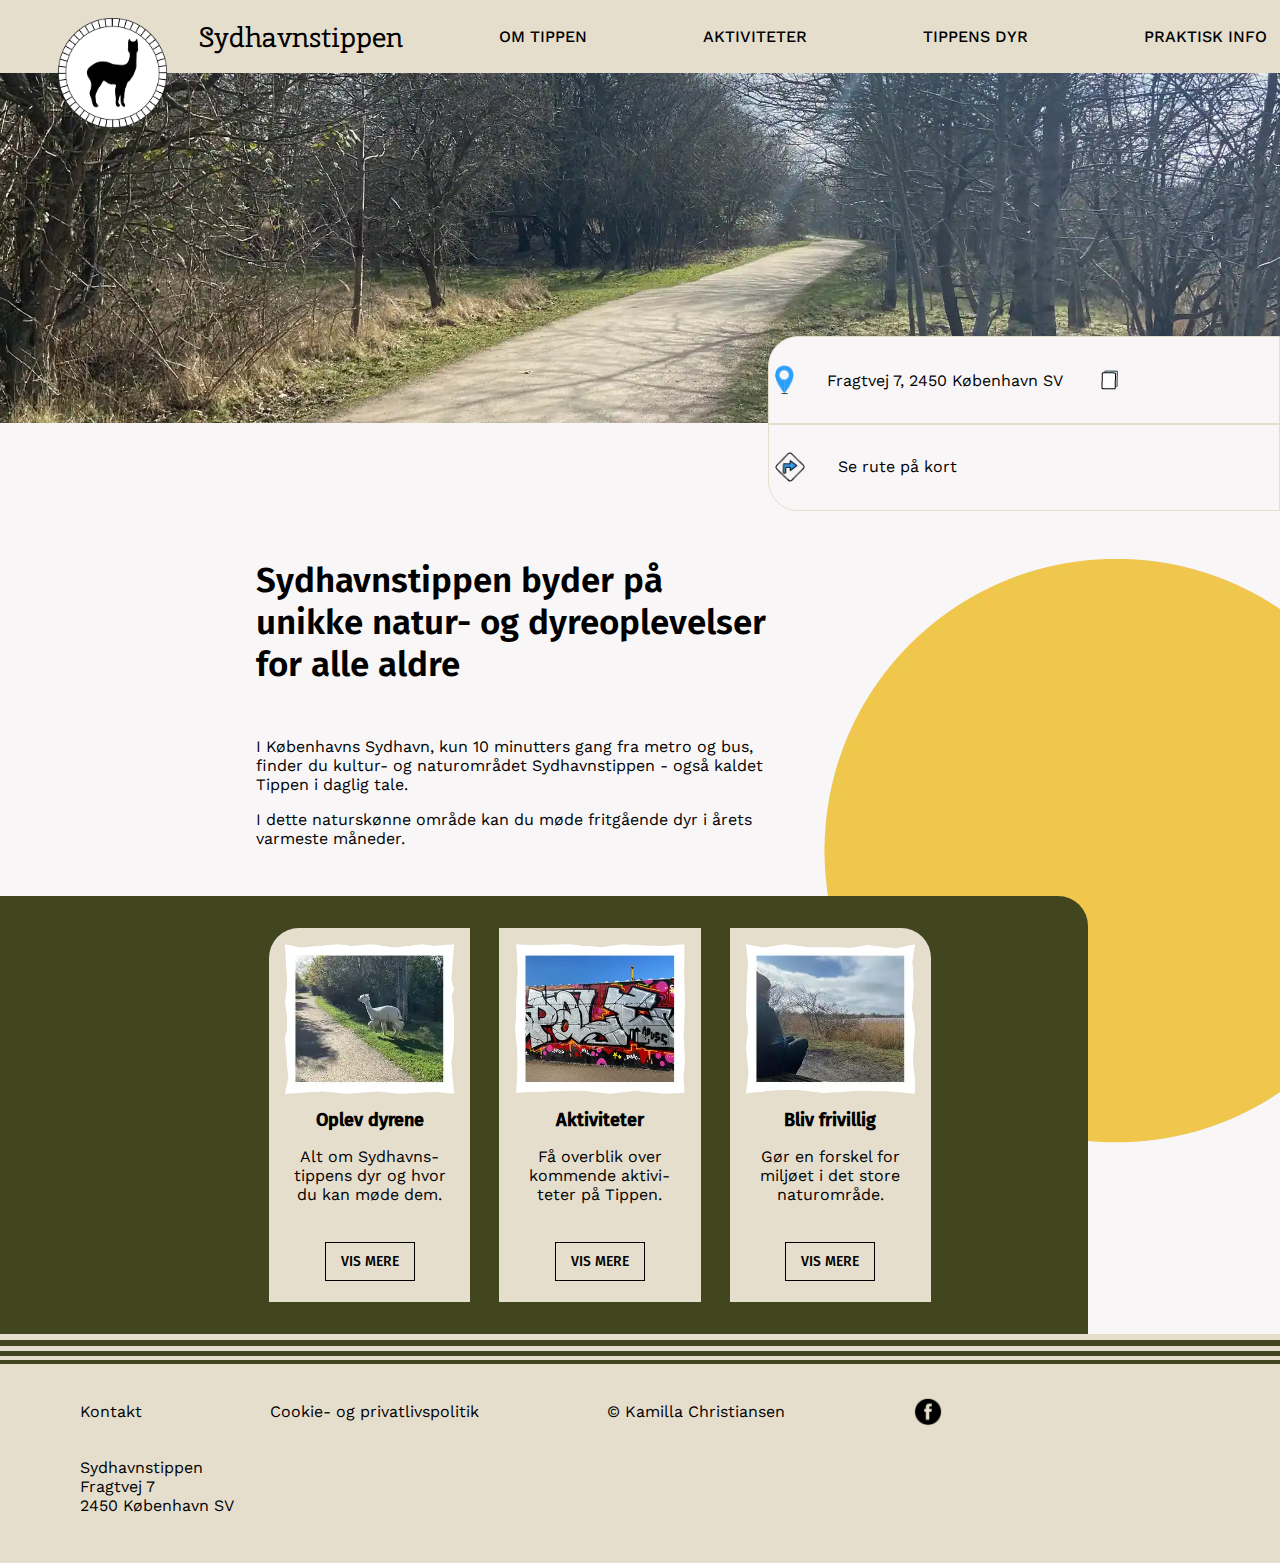
<file: index.html>
<!DOCTYPE html>
<html lang="da">
  <head>
    <meta charset="UTF-8" />
    <meta name="viewport" content="width=device-width, initial-scale=1.0" />
    <meta name="robots" content="noindex" />
    <link rel="stylesheet" href="grid.css" />
    <link rel="stylesheet" href="style.css" />
    <link rel="stylesheet" href="media-queries.css" />

    <!-- Favicon setup start -->

    <link rel="icon" type="image/png" href="images/favicon/favicon-96x96.png" sizes="96x96" />
    <link rel="icon" type="image/svg+xml" href="images/favicon/favicon.svg" />
    <link rel="shortcut icon" href="images/favicon/favicon.ico" />
    <link rel="apple-touch-icon" sizes="180x180" href="images/favicon/apple-touch-icon.png" />
    <meta name="apple-mobile-web-app-title" content="Sydhavnstippen" />
    <link rel="manifest" href="images/favicon/site.webmanifest" />

    <!-- Favicon setup end -->

    <title>Forside</title>
  </head>
  <body>
    <header>
      <nav>
        <a class="menuImage" href="index.html"
          ><img
            class="logo"
            src="images/alpaka-logo_offwhite.webp"
            alt="Sydhavnstippens logo, en cirkel med en alpaka i midten"
        /></a>
        <p><a class="logoText" href="index.html">Sydhavnstippen</a></p>

        <ul class="menu">
          <li class="desktopMenuItem"><a href="om-tippen.html">OM TIPPEN</a></li>

          <li class="desktopMenuItem"><a href="#">AKTIVITETER</a></li>

          <li class="desktopMenuItem"><a href="tippens-dyr.html">TIPPENS DYR</a></li>

          <li class="desktopMenuItem"><a href="#">PRAKTISK INFO</a></li>
        </ul>
        <div class="burger">
          <div class="line"></div>
          <div class="line"></div>
          <div class="line"></div>
        </div>
      </nav>
    </header>
    <main>
      <div class="topBanner">
        <img class="bannerImage" src="images/path.webp" alt="En sti omgivet af træer og buske" />
        <img
          class="bannerImage_2"
          src="images/path_2.webp"
          alt="En sti omgivet af træer og buske"
        />
        <div class="bannerBox_1 bannerBox">
          <a
            href="https://www.google.dk/maps/place/Sydhavnstippen/@55.6370847,12.5319893,850m/data=!3m2!1e3!4b1!4m6!3m5!1s0x46525489daa184eb:0xd754e2a422b99807!8m2!3d55.6370817!4d12.5345642!16s%2Fg%2F11cn5kcfcf?entry=ttu&g_ep=EgoyMDI1MDMxMC4wIKXMDSoJLDEwMjExNDU1SAFQAw%3D%3D"
            target="_blank"
            ><img src="images/location-icon.webp" alt="Ikon for lokation"
          /></a>
          <p>Fragtvej 7, 2450 København SV</p>
          <a href="#"><img src="images/copy-icon.webp" alt="Ikon for kopiering" /></a>
        </div>
        <div class="bannerBox_2 bannerBox">
          <a href="#"><img src="images/directions-icon.webp" alt="Ikon for rutevejledning" /></a>
          <p>
            <a
              href="https://www.google.com/maps/dir//Sydhavnstippen+Naturpleje,+Fragtvej+7,+2450+K%C3%B8benhavn/@55.6370846,12.5296933,16z/data=!4m8!4m7!1m0!1m5!1m1!1s0x46525489daa184eb:0xd754e2a422b99807!2m2!1d12.5345642!2d55.6370817?entry=ttu&g_ep=EgoyMDI1MDMxMC4wIKXMDSoASAFQAw%3D%3D"
              target="_blank"
              >Se rute på kort</a
            >
          </p>
        </div>
      </div>

      <!-- Intro section starts-->

      <section class="introSection">
        <h1 class="introAlign">
          Sydhavnstippen byder på unikke natur- og dyre&shy;oplevelser for alle aldre
        </h1>
        <p class="introAlign">
          I Københavns Sydhavn, kun 10 minutters gang fra metro og bus, finder du kultur- og
          natur&shy;området Sydhavns&shy;tippen - også kaldet Tippen i daglig tale.
        </p>
        <p>
          I dette natur&shy;skønne område kan du møde frit&shy;gående dyr i årets varmeste måneder.
        </p>
        <img class="sunnyObject" src="images/sol.webp" alt="Baggrundsbillede der ligner en sol" />
      </section>

      <section class="infoSection">
        <div class="background-object"></div>
        <div class="infoCards">
          <div class="infoCard_1 infoCard">
            <a href="tippens-dyr.html"
              ><img class="leftInfoCard" src="images/alpaka.webp" alt="Alpaka på sti"
            /></a>
            <div class="rightInfoCard">
              <h2 class="cardContent">Oplev dyrene</h2>
              <p>Alt om Sydhavns&shy;tippens dyr og hvor du kan møde dem.</p>
              <div class="filler"></div>
              <a class="cardButton" href="tippens-dyr.html">VIS MERE</a>
            </div>
          </div>
          <div class="infoCard_2 infoCard">
            <a href="#"><img src="images/aktiviteter.webp" alt="Graffitimur bag en sti" /></a>
            <div class="rightInfoCard">
              <h2>Aktiviteter</h2>
              <p>Få overblik over kommende aktivi&shy;teter på Tippen.</p>
              <div class="filler"></div>
              <a class="cardButton" href="#">VIS MERE</a>
            </div>
          </div>
          <div class="infoCard_3 infoCard">
            <a href="#"><img src="images/frivillig.webp" alt="Person nyder udsigten" /></a>
            <div class="rightInfoCard">
              <h2>Bliv frivillig</h2>
              <p>Gør en forskel for miljøet i det store natur&shy;område.</p>
              <div class="filler"></div>
              <a class="cardButton" href="#">VIS MERE</a>
            </div>
          </div>
        </div>
      </section>
    </main>
    <footer>
      <div class="stripes">
        <div class="stripe_1"></div>
        <div class="stripe_2"></div>
        <div class="stripe_3"></div>
        <div class="stripe_4"></div>
        <div class="stripe_5"></div>
        <div class="stripe_6"></div>
      </div>
      <div class="footerItems">
        <a class="contactButton" href="#">Kontakt</a><a href="#">Cookie- og privatlivspolitik</a
        ><a class="copyrightTag" href="#">&#169; Kamilla Christiansen</a
        ><a class="someIcon" href="#"><img src="images/some-icon.png" alt="Facebook-ikon" /></a>
      </div>
      <div class="footerAddress">
        <p>Sydhavnstippen<br />Fragtvej 7<br />2450 København SV</p>
      </div>
    </footer>
    <script src="menu.js"></script>
  </body>
</html>
</file>
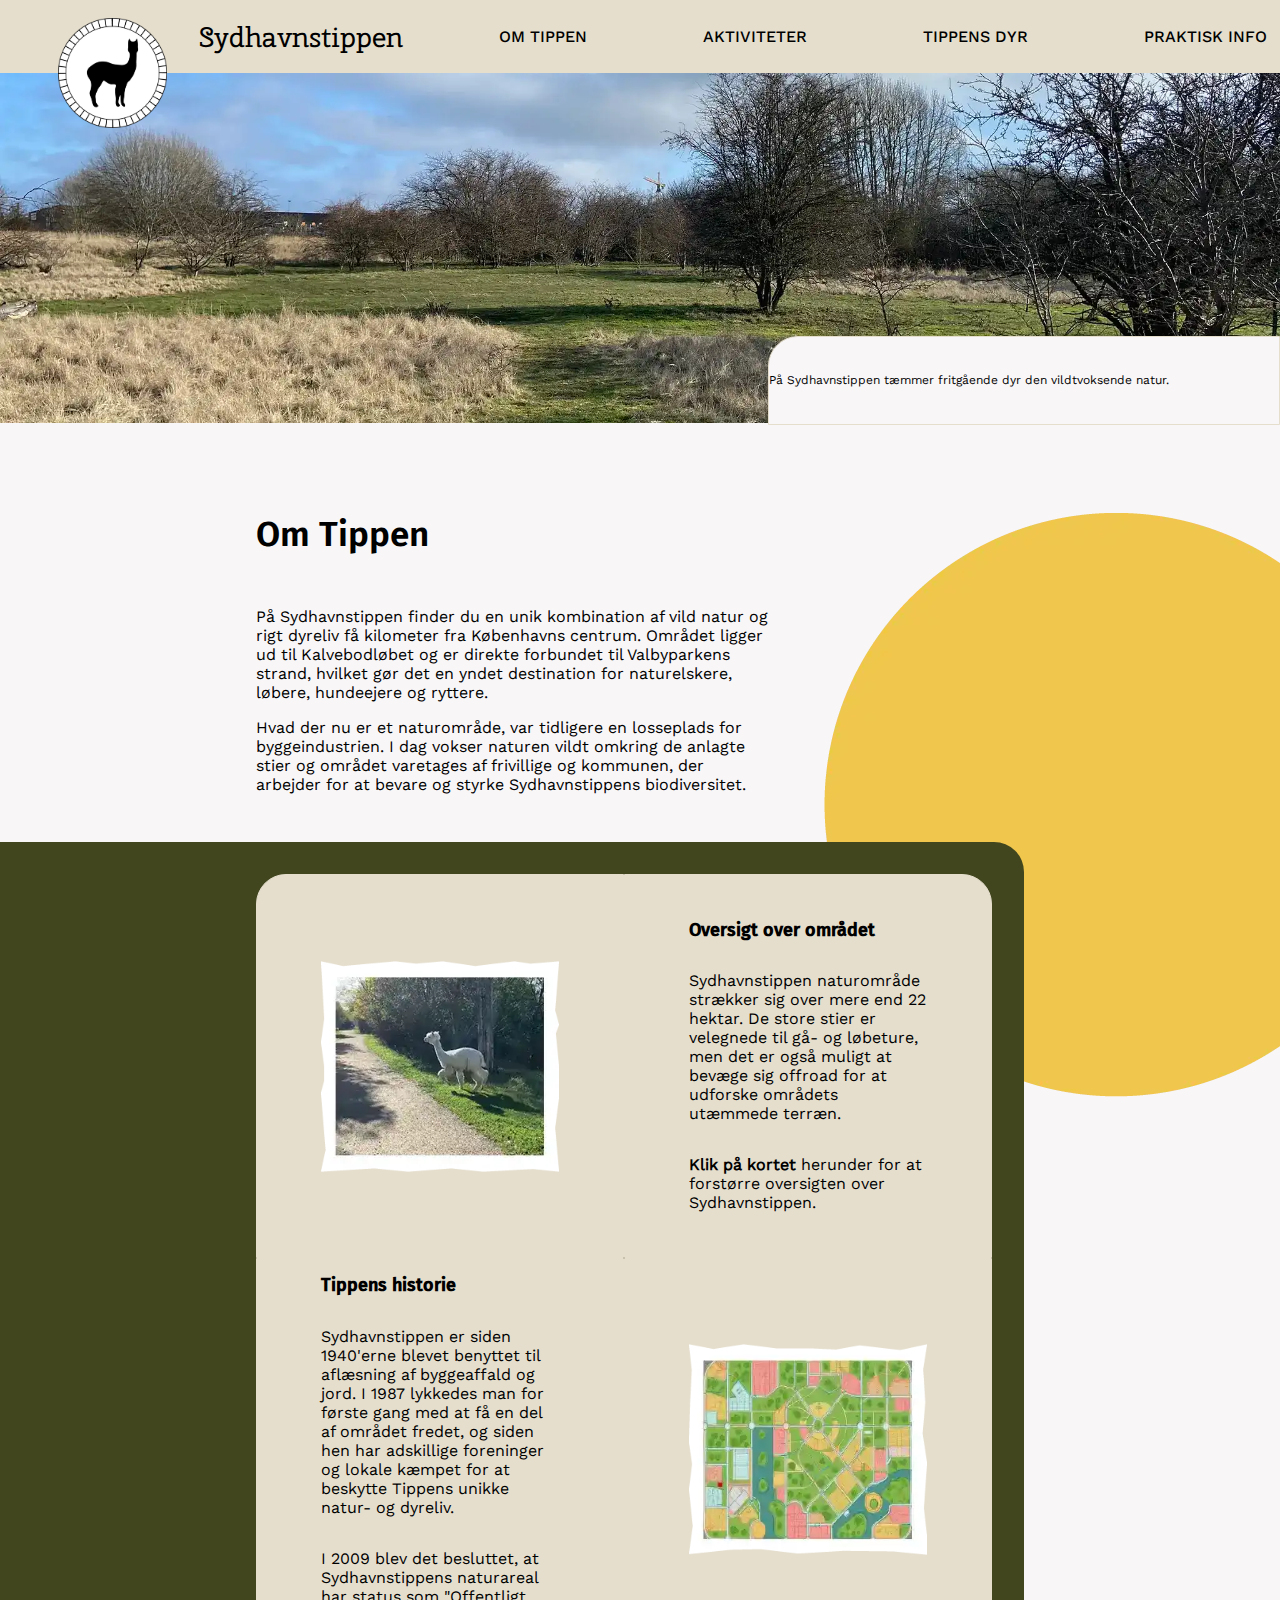
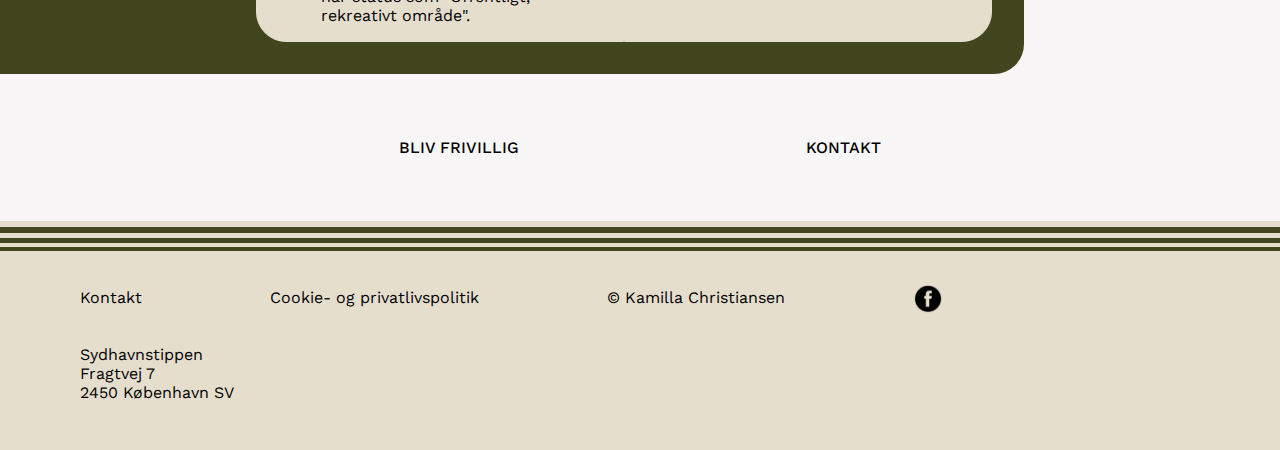
<file: om-tippen.html>
<!DOCTYPE html>
<html lang="da">
  <head>
    <meta charset="UTF-8" />
    <meta name="viewport" content="width=device-width, initial-scale=1.0" />
    <meta name="robots" content="noindex" />
    <link rel="stylesheet" href="grid.css" />
    <link rel="stylesheet" href="style.css" />
    <link rel="stylesheet" href="media-queries.css" />

    <!-- Favicon setup start -->

    <link rel="icon" type="image/png" href="images/favicon/favicon-96x96.png" sizes="96x96" />
    <link rel="icon" type="image/svg+xml" href="images/favicon/favicon.svg" />
    <link rel="shortcut icon" href="images/favicon/favicon.ico" />
    <link rel="apple-touch-icon" sizes="180x180" href="images/favicon/apple-touch-icon.png" />
    <meta name="apple-mobile-web-app-title" content="Sydhavnstippen" />
    <link rel="manifest" href="images/favicon/site.webmanifest" />

    <!-- Favicon setup end -->

    <title>Om Tippen</title>
  </head>
  <body>
    <header>
      <nav>
        <a class="menuImage" href="index.html"
          ><img
            src="images/alpaka-logo_offwhite.webp"
            alt="Sydhavnstippens logo, en cirkel med en alpaka i midten"
        /></a>
        <p><a class="logoText" href="index.html">Sydhavnstippen</a></p>

        <ul class="menu">
          <li class="desktopMenuItem"><a href="om-tippen.html">OM TIPPEN</a></li>

          <li class="desktopMenuItem"><a href="#">AKTIVITETER</a></li>

          <li class="desktopMenuItem"><a href="tippens-dyr.html">TIPPENS DYR</a></li>

          <li class="desktopMenuItem"><a href="#">PRAKTISK INFO</a></li>
        </ul>
        <div class="burger">
          <div class="line"></div>
          <div class="line"></div>
          <div class="line"></div>
        </div>
      </nav>
    </header>
    <main>
      <div class="topBanner_2">
        <img
          class="bannerImage"
          src="images/eng.webp"
          alt="Udsigt over en vildt voksende græseng"
        />
        <img class="bannerImage_2" src="images/eng_2.webp" alt="En sti omgivet af træer og buske" />
        <div class="bannerBox_1 bannerBox">
          <p class="bannerBoxContent bannerBoxTip">
            På Sydhavnstippen tæmmer fritgående dyr den vildtvoksende natur.
          </p>
        </div>
      </div>

      <!-- Intro section starts-->

      <section class="introSection subSection">
        <h1 class="introAlign">Om Tippen</h1>
        <p class="introAlign">
          På Sydhavnstippen finder du en unik kombination af vild natur og rigt dyreliv få kilometer
          fra Københavns centrum. Området ligger ud til Kalvebodløbet og er direkte forbundet til
          Valbyparkens strand, hvilket gør det en yndet destination for naturelskere, løbere,
          hundeejere og ryttere.
        </p>
        <p>
          Hvad der nu er et naturområde, var tidligere en losseplads for byggeindustrien. I dag
          vokser naturen vildt omkring de anlagte stier og området varetages af frivillige og
          kommunen, der arbejder for at bevare og styrke Sydhavnstippens biodiversitet.
        </p>
        <img class="sunnyObject" src="images/sol.webp" alt="Baggrundsbillede der ligner en sol" />
      </section>

      <section class="bottomBanner">
        <div class="bbGreenBackground"></div>
        <div class="bbBox_1 bbBox">
          <img src="images/alpaka.webp" alt="Alpaka på en sti" />
        </div>
        <div class="bbBox_2 bbBox">
          <h2>Oversigt over området</h2>
          <p>
            Sydhavnstippen naturområde strækker sig over mere end 22 hektar. De store stier er
            velegnede til gå- og løbeture, men det er også muligt at bevæge sig offroad for at
            udforske områdets utæmmede terræn.
          </p>
          <p>
            <strong>Klik på kortet</strong> herunder for at forstørre oversigten over
            Sydhavnstippen.
          </p>
        </div>
        <div class="bbBox_3 bbBox">
          <h2 class="bbContent">Tippens historie</h2>
          <p>
            Sydhavnstippen er siden 1940'erne blevet benyttet til aflæsning af byggeaffald og jord.
            I 1987 lykkedes man for første gang med at få en del af området fredet, og siden hen har
            adskillige foreninger og lokale kæmpet for at beskytte Tippens unikke natur- og dyreliv.
          </p>
          <p>
            I 2009 blev det besluttet, at Sydhavnstippens naturareal har status som "Offentligt,
            rekreativt område".
          </p>
        </div>
        <div class="bbBox_4 bbBox">
          <img class="map" src="images/fake-map.webp" alt="Et håndtegnet kort over området" />
        </div>
      </section>

      <section class="bottomCategories">
        <nav class="bottomMenu">
          <a href="#">BLIV FRIVILLIG</a>
          <a href="#">KONTAKT</a>
        </nav>
      </section>
    </main>
    <footer>
      <div class="stripes">
        <div class="stripe_1"></div>
        <div class="stripe_2"></div>
        <div class="stripe_3"></div>
        <div class="stripe_4"></div>
        <div class="stripe_5"></div>
        <div class="stripe_6"></div>
      </div>
      <div class="footerItems">
        <a class="contactButton" href="#">Kontakt</a><a href="#">Cookie- og privatlivspolitik</a
        ><a class="copyrightTag" href="#">&#169; Kamilla Christiansen</a
        ><a class="someIcon" href="#"><img src="images/some-icon.png" alt="Facebook-ikon" /></a>
      </div>
      <div class="footerAddress">
        <p>Sydhavnstippen<br />Fragtvej 7<br />2450 København SV</p>
      </div>
    </footer>
    <script src="menu.js"></script>
  </body>
</html>
</file>
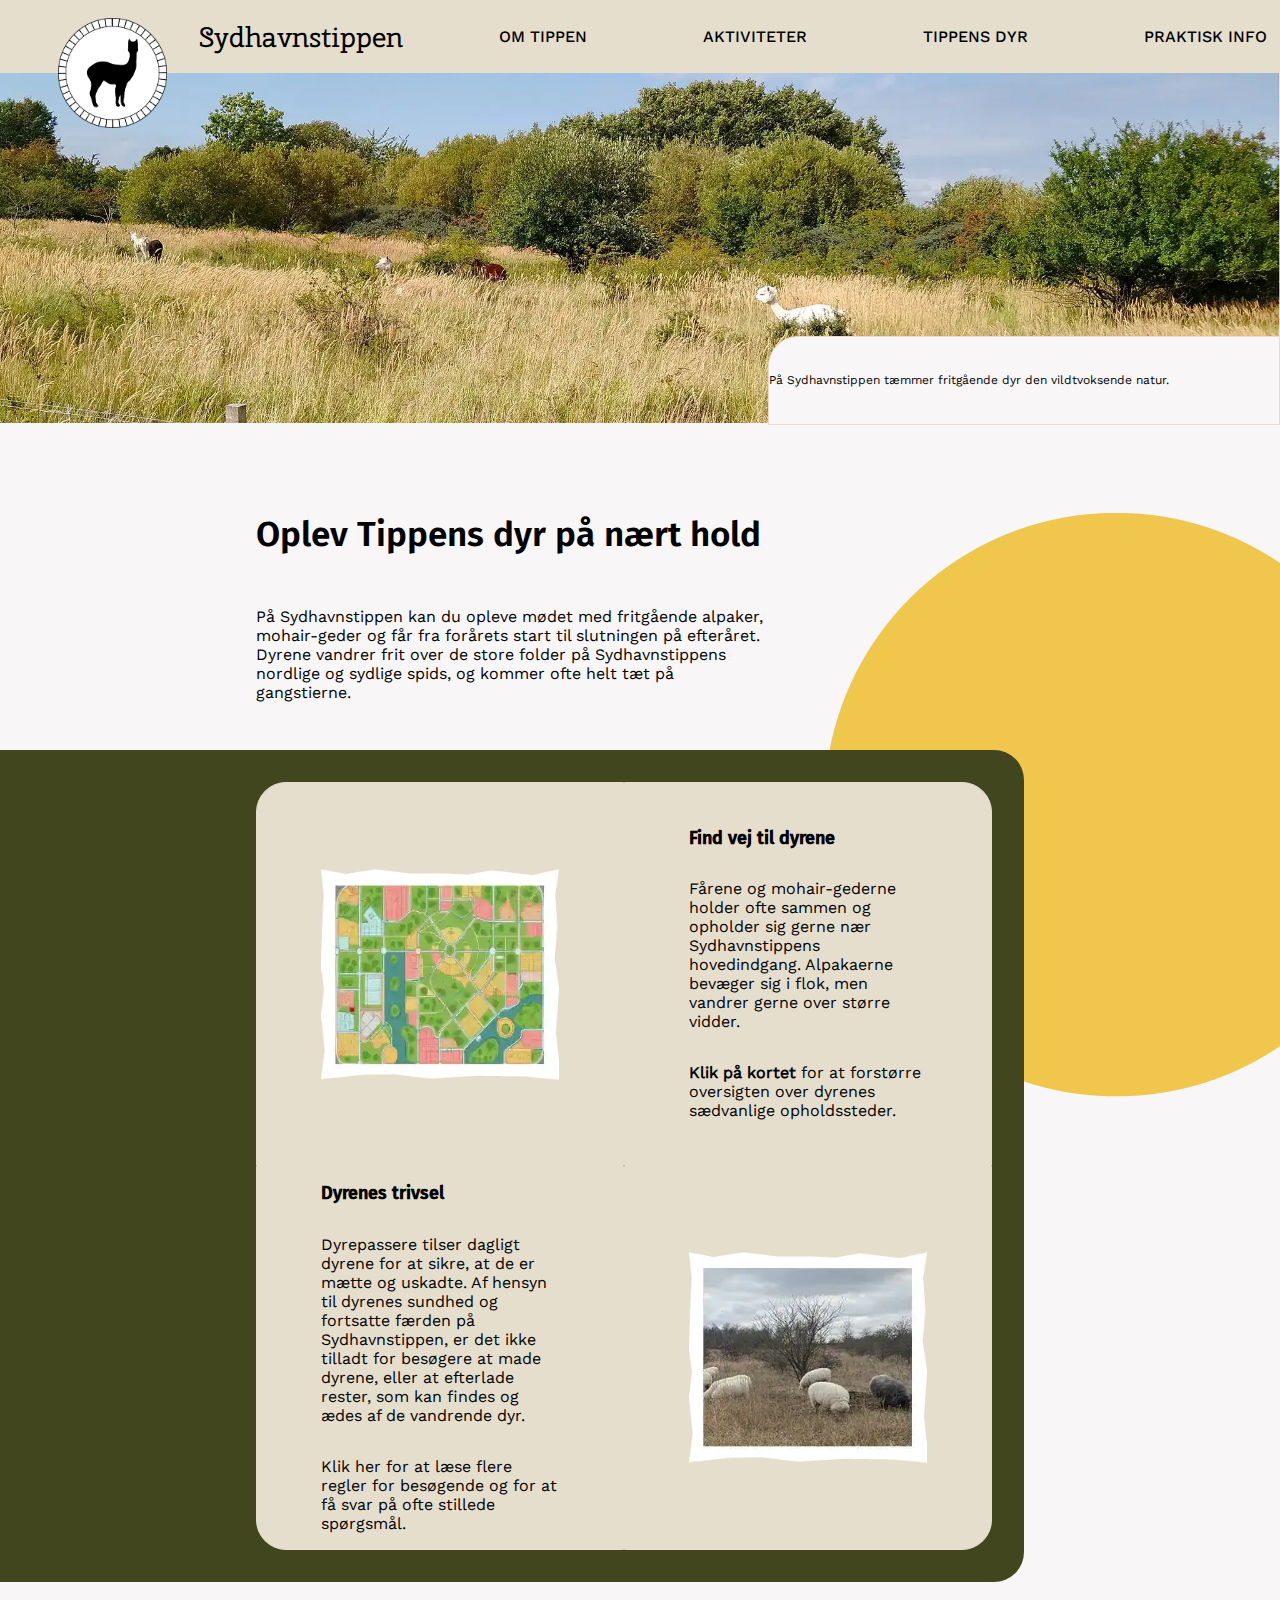
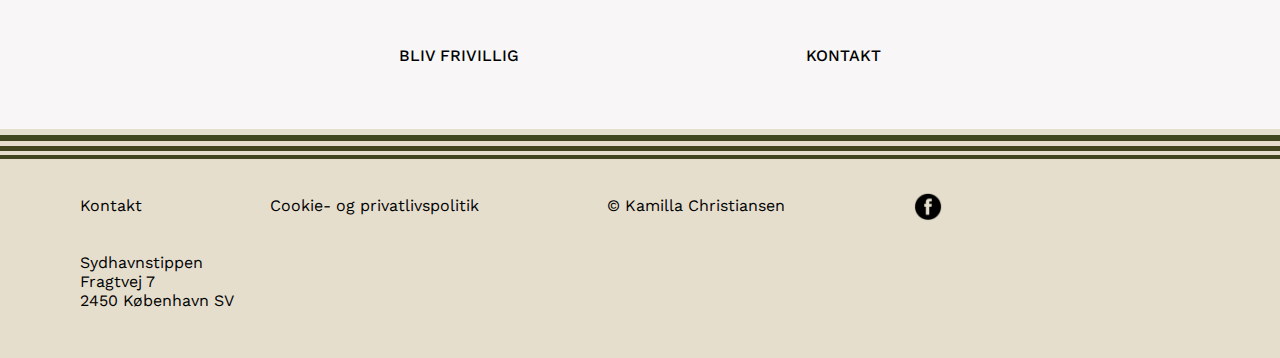
<file: tippens-dyr.html>
<!DOCTYPE html>
<html lang="da">
  <head>
    <meta charset="UTF-8" />
    <meta name="viewport" content="width=device-width, initial-scale=1.0" />
    <meta name="robots" content="noindex" />
    <link rel="stylesheet" href="grid.css" />
    <link rel="stylesheet" href="style.css" />
    <link rel="stylesheet" href="media-queries.css" />

    <!-- Favicon setup start -->

    <link rel="icon" type="image/png" href="images/favicon/favicon-96x96.png" sizes="96x96" />
    <link rel="icon" type="image/svg+xml" href="images/favicon/favicon.svg" />
    <link rel="shortcut icon" href="images/favicon/favicon.ico" />
    <link rel="apple-touch-icon" sizes="180x180" href="images/favicon/apple-touch-icon.png" />
    <meta name="apple-mobile-web-app-title" content="Sydhavnstippen" />
    <link rel="manifest" href="images/favicon/site.webmanifest" />

    <!-- Favicon setup end -->

    <title>Tippens dyr</title>
  </head>
  <body>
    <header>
      <nav>
        <a class="menuImage" href="index.html"
          ><img
            src="images/alpaka-logo_offwhite.webp"
            alt="Sydhavnstippens logo, en cirkel med en alpaka i midten"
        /></a>
        <p><a class="logoText" href="index.html">Sydhavnstippen</a></p>

        <ul class="menu">
          <li class="desktopMenuItem"><a href="om-tippen.html">OM TIPPEN</a></li>

          <li class="desktopMenuItem"><a href="#">AKTIVITETER</a></li>

          <li class="desktopMenuItem"><a href="tippens-dyr.html">TIPPENS DYR</a></li>

          <li class="desktopMenuItem"><a href="#">PRAKTISK INFO</a></li>
        </ul>
        <div class="burger">
          <div class="line"></div>
          <div class="line"></div>
          <div class="line"></div>
        </div>
      </nav>
    </header>
    <main>
      <div class="topBanner_2">
        <img class="bannerImage" src="images/alpakaer.webp" alt="Alpakaer på en eng" />
        <img
          class="bannerImage_2"
          src="images/alpakaer_2.webp"
          alt="En sti omgivet af træer og buske"
        />
        <div class="bannerBox_1 bannerBox">
          <p class="bannerBoxContent bannerBoxTip">
            På Sydhavnstippen tæmmer fritgående dyr den vildtvoksende natur.
          </p>
        </div>
      </div>

      <!-- Intro section starts-->

      <section class="introSection subSection">
        <h1 class="introAlign">Oplev Tippens dyr på nært hold</h1>
        <p class="introAlign">
          På Sydhavnstippen kan du opleve mødet med fritgående alpaker, mohair-geder og får fra
          forårets start til slutningen på efteråret. Dyrene vandrer frit over de store folder på
          Sydhavnstippens nordlige og sydlige spids, og kommer ofte helt tæt på gangstierne.
        </p>
        <img class="sunnyObject" src="images/sol.webp" alt="Baggrundsbillede der ligner en sol" />
      </section>

      <section class="bottomBanner">
        <div class="bbGreenBackground"></div>
        <div class="bbBox_1 bbBox">
          <img class="map" src="images/fake-map.webp" alt="Et håndtegnet kort over området" />
        </div>
        <div class="bbBox_2 bbBox">
          <h2>Find vej til dyrene</h2>
          <p>
            Fårene og mohair-gederne holder ofte sammen og opholder sig gerne nær Sydhavnstippens
            hovedindgang. Alpakaerne bevæger sig i flok, men vandrer gerne over større vidder.
          </p>

          <p>
            <strong>Klik på kortet</strong> for at forstørre oversigten over dyrenes sædvanlige
            opholdssteder.
          </p>
        </div>
        <div class="bbBox_3 bbBox">
          <h2 class="bbContent">Dyrenes trivsel</h2>
          <p>
            Dyrepassere tilser dagligt dyrene for at sikre, at de er mætte og uskadte. Af hensyn til
            dyrenes sundhed og fortsatte færden på Sydhavnstippen, er det ikke tilladt for besøgere
            at made dyrene, eller at efterlade rester, som kan findes og ædes af de vandrende dyr.
          </p>
          <p>
            Klik her for at læse flere regler for besøgende og for at få svar på ofte stillede
            spørgsmål.
          </p>
        </div>
        <div class="bbBox_4 bbBox">
          <img src="images/faar.webp" alt="Får græsser på en eng" />
        </div>
      </section>

      <section class="bottomCategories">
        <nav class="bottomMenu">
          <a href="#">BLIV FRIVILLIG</a>
          <a href="#">KONTAKT</a>
        </nav>
      </section>
    </main>
    <footer>
      <div class="stripes">
        <div class="stripe_1"></div>
        <div class="stripe_2"></div>
        <div class="stripe_3"></div>
        <div class="stripe_4"></div>
        <div class="stripe_5"></div>
        <div class="stripe_6"></div>
      </div>
      <div class="footerItems">
        <a class="contactButton" href="#">Kontakt</a><a href="#">Cookie- og privatlivspolitik</a
        ><a class="copyrightTag" href="#">&#169; Kamilla Christiansen</a
        ><a class="someIcon" href="#"><img src="images/some-icon.png" alt="Facebook-ikon" /></a>
      </div>
      <div class="footerAddress">
        <p>Sydhavnstippen<br />Fragtvej 7<br />2450 København SV</p>
      </div>
    </footer>
    <script src="menu.js"></script>
  </body>
</html>
</file>
<file: grid.css>
.topBanner {
  display: grid;
  grid-template-columns: 60% 40%;
  grid-template-rows: 3fr 1fr 1fr;
  position: relative;
  z-index: 1;
}

.topBanner_2 {
  display: grid;
  grid-template-columns: 60% 40%;
  grid-template-rows: 3fr 1fr;
  position: relative;
}

.bannerImage {
  grid-column: 1/3;
  grid-row: 1/3;
  max-height: 560px;
}

.bannerBox_1 {
  grid-column: 2/3;
  grid-row: 2;
}

.bannerBox_2 {
  grid-column: 2/3;
  grid-row: 3;
}

.infoCards {
  display: grid;
  grid-template-columns: 20% 1fr 1fr 1fr 20%;
  gap: 1%;
}

.articleSection {
  display: grid;
  grid-template-columns: 1fr 1fr;
  gap: 1%;
}

/*Bottom banner section starts */

.bottomBanner {
  display: grid;
  grid-template-columns: 20% 1fr 1fr 2em 20%;
  grid-template-rows: 2em 1fr 1fr 2em;
  position: relative;
  z-index: 2;
}

.bbImage {
  grid-column: 1/5;
  grid-row: 1/5;
  width: 100%;
  max-height: 100%;
  object-fit: cover;
  border-top-right-radius: 30px;
  border-bottom-right-radius: 30px;
}

.bbBox_1 {
  grid-column: 2;
  grid-row: 2;
  border-top-left-radius: 30px;
}

.bbBox_2 {
  grid-column: 3;
  grid-row: 2;
  border-top-right-radius: 30px;
}

.bbBox_3 {
  grid-column: 2;
  grid-row: 3;
  border-bottom-left-radius: 30px;
}

.bbBox_4 {
  grid-column: 3;
  grid-row: 3;
  border-bottom-right-radius: 30px;
}

.bbBox {
  display: flex;
  flex-direction: column;
  text-align: left;
  justify-content: center;
  background-color: #e5decd;
  border: 1px solid #e5decd;
  padding: 0 4em;
}

.bbBox img {
  display: flex;
  object-fit: contain;
  max-height: 360px;
  width: auto;
}

.bbBox a {
  text-decoration: none;
  color: #000000;
}

/*Bottom banner section ends */
</file>
<file: style.css>
@font-face {
  font-family: FiraSans-SemiBold;
  src: url(assets/fonts/Fira_Sans/FiraSans-SemiBold.ttf);
}
@font-face {
  font-family: FiraSans-Medium;
  src: url(assets/fonts/Fira_Sans/FiraSans-Medium.ttf);
}

@font-face {
  font-family: WorkSans-Regular;
  src: url(assets/fonts/Work_Sans/static/WorkSans-Regular.ttf);
}

@font-face {
  font-family: WorkSans-Medium;
  src: url(assets/fonts/Work_Sans/static/WorkSans-Medium.ttf);
}

@font-face {
  font-family: CherrySwash;
  src: url(assets/fonts/Cherry_Swash/CherrySwash-Regular.ttf);
}

/* Resets start*/

body {
  margin: 0;
  padding: 0;
}

img {
  max-width: 100%;
  height: auto;
  display: block;
  margin: 0;
  padding: 0;
}

/* Resets end */

/*Navigation menu starts */

nav {
  display: flex;
  align-items: center;
  justify-content: space-between;
  background-color: #ffffff;
  position: relative;
  height: fit-content;
}

nav a {
  text-decoration: none;
  margin: auto;
  color: #000000;
}

nav img {
  display: flex;
  object-fit: contain;
  height: 150%;
  z-index: 3;
  position: absolute;
  top: 25%;
}

nav p {
  display: flex;
  object-fit: contain;
  flex-basis: 20%;

  width: auto;
  margin: auto;
  padding: 2vh 0;
  z-index: 2;
}

nav ul {
  display: flex;
  flex-wrap: wrap;
  flex-basis: 60%;
  justify-content: space-between;
  list-style-type: none;
  padding: 0 1%;
  margin: 0;
  align-items: center;
}

li a:hover {
  text-decoration: underline;
  text-decoration-thickness: 2px;
}

.bannerImage_2 {
  display: none;
}

/*Navigation menu ends */

h1 {
  font-family: FiraSans-SemiBold;
  font-size: 35px;
}

h2 {
  font-family: FiraSans-Medium;
  font-size: 18px;
}

p {
  font-family: WorkSans-Regular;
  font-size: 16px;
}

.desktopMenuItem {
  font-family: WorkSans-Medium;
  font-size: 16px;
}

.logoText {
  font-family: CherrySwash;
  font-size: 28px;
  color: #000000;
}

main {
  background-color: #f8f6f7;
  color: #000000;
}

nav {
  background-color: #e5decd;
  color: #000000;
}

/* Settings for the upper half of main start*/

.bannerBox_1 {
  color: #000000;
  background-color: #f8f6f7;
  border: 1px solid #e5decd;
  border-top-left-radius: 30px;
  height: 100%;
  margin: 0;
}

.bannerBox_2 {
  border: 1px solid #e5decd;
  border-bottom-left-radius: 30px;
  margin: 0;
}

.bannerBox {
  display: flex;
  gap: 2em;
  align-items: center;
  justify-content: left;
}

.bannerBox img {
  display: flex;
  margin-left: 5px;
  padding: 1px;
  object-fit: cover;
  max-height: 30px;
}

.bannerBox a {
  text-decoration: none;
  color: #000000;
}

.bannerBoxContent {
  font-size: 12px;
}

/* Settings for white section below the header and large image banner start*/

.introSection {
  max-width: 100%;
  margin: 3em 0;
  position: relative;
  z-index: 2;
}

.introSection p {
  max-width: 40%;
  margin-right: 20%;
  margin-left: 20%;
}

.introSection h1 {
  margin: 3% 0 1.5em 20%;
  max-width: 40%;
}

.subSection h1 {
  margin: 7% 0 1.5em 20%;
  max-width: 40%;
}

.sunnyObject {
  position: absolute;
  top: 0;
  right: -10%;
  height: auto;
  width: auto;
  z-index: -1;
}

/* Settings for white section below the header and large image banner ends*/

/* Settings for the lower half with info cards start*/

.infoSection {
  position: relative;
  z-index: 2;
}

.articleSection {
  display: grid;
  position: relative;
  z-index: 2;
  margin-top: 8%;
  margin-bottom: 8%;
  margin-left: 20%;
  margin-right: 20%;
  background-color: #e5decd;
  padding: 1em;
  align-items: center;
  border-radius: 30px;
}

.articleSection img {
  padding: 2em;
  height: 100%;
}

.articleCard {
  flex-direction: column;
  padding: 1em;
}

.otherBackground-object {
  position: absolute;
  background-color: #41461f;
  width: 85%;
  height: auto;
  border-top-right-radius: 30px;
  border-bottom-right-radius: 30px;
  z-index: 2;
  bottom: 10%;
}

.articleContainer {
  background-color: #41461f;
  height: 100%;
}

.background-object {
  position: absolute;
  background-color: #41461f;
  width: 85%;
  height: 100%;
  border-top-right-radius: 30px;
}

.infoCard {
  display: flex;
  flex-direction: column;
  position: relative;
  background-color: #e5decd;
  padding: 1em 1em 2em 1em;
  margin: 2em 0;
  text-align: center;
  align-items: center;
  max-width: 415px;
}

.infoCard_1 {
  grid-column: 2;
  border-top-left-radius: 30px;
  margin-right: 1em;
}

.infoCard_2 {
  margin-right: 1em;
}

.infoCard_3 {
  border-top-right-radius: 30px;
  margin-right: 1em;
}
.infoCard p {
  padding-bottom: 2em;
  max-width: 265px;
}

.cardButton {
  bottom: 1em;
  padding: 10px 15px;
  border: 1px solid #000000;
  border-radius: 0;
  color: #000000;
  text-decoration: none;
  font-family: FiraSans-Medium;
  font-size: 14px;
}

.cardButton:hover {
  background-color: #f1c64c;
}

.bottomMenu {
  position: relative;
  z-index: 1;
  background-color: #f8f6f7;
  padding: 4em 20%;
  font-family: WorkSans-Medium;
  font-size: 16px;
}

.bottomMenu a:hover {
  text-decoration: underline;
  text-decoration-thickness: 2px;
}

.bbGreenBackground {
  background-color: #41461f;
  grid-column: 1/5;
  grid-row: 1/5;
  height: 100%;
  width: 100%;
  border-top-right-radius: 30px;
  border-bottom-right-radius: 30px;
}

/* box-shadow copied from getcssscan.com, example 4 under css box shadow examples */
.map:hover {
  box-shadow: rgba(0, 0, 0, 0.16) 0px 1px 4px;
}

/* Settings for the lower half with info cards end*/

/*Settings for the footer starts */

footer {
  background: #e5decd;
}
.stripes {
  display: flex;
  flex-direction: column;
}

.stripe_1 {
  background-color: #e5decd;
  width: 100%;
  height: 6px;
}

.stripe_2 {
  background-color: #41461f;
  width: 100%;
  height: 6px;
}

.stripe_3 {
  background-color: #e5decd;
  width: 100%;
  height: 5px;
}

.stripe_4 {
  background-color: #41461f;
  width: 100%;
  height: 5px;
}

.stripe_5 {
  background-color: #e5decd;
  width: 100%;
  height: 4px;
}

.stripe_6 {
  background-color: #41461f;
  width: 100%;
  height: 4px;
}

.footerItems {
  display: flex;
  flex-wrap: wrap;
  white-space: nowrap;
  align-items: center;
  margin: 2em 5em;
  gap: 1em 8em;
}

.footerItems a:hover {
  text-decoration: underline;
  text-decoration-thickness: 2px;
}

.footerItems a,
.footerItems p {
  color: #000000;
  font-family: WorkSans-Regular;
  font-size: 16px;
  text-decoration: none;
}

.footerItems img {
  max-height: 30px;
}

.footerAddress {
  padding: 0 5em 2em 5em;
}

/* Settings specifically for screen width 2000px or larger start*/

@media (width>=2000px) {
  body {
    max-width: 100%;
    margin: 0;
  }
}

/* Settings specifically for screen width 2000px or larger end*/
</file>
<file: media-queries.css>
@media screen and (max-width: 2000px) {
  .infoCards {
    grid-template-columns: 20% 1fr 1fr 1fr 25%;
  }
}
@media screen and (max-width: 1051px) {
  .burger {
    display: none;
  }
}

@media screen and (max-width: 1050px) {
  nav img {
    height: 125%;
    top: 35%;
  }

  nav p {
    padding: 1vh 0;
  }

  .topBanner {
    grid-template-columns: 40% 60%;
  }

  .menu {
    display: none;
  }

  nav {
    justify-content: center;
    align-items: center;
  }

  nav p {
    flex-basis: 80%;
  }

  /* .burger code and nav.active code shared in class */
  .burger {
    display: block;
    align-items: flex-end;
    width: 30px;
    height: 20px;
    cursor: pointer;
    flex-basis: 10%;
  }

  .burger .line {
    width: 30px;
    height: 2px;
    margin-bottom: 5px;
    background-color: #000000;
  }

  .burger.active .line:nth-child(1) {
    transform: rotate(45deg) translate(5px, 5px);
    transition: 0.2s linear;
  }

  .burger.active .line:nth-child(2) {
    opacity: 0;
    transition: 0.15s linear;
  }

  .burger.active .line:nth-child(3) {
    transform: rotate(-45deg) translate(5px, -5px);
    transition: 0.2s linear;
  }

  nav.active .menu {
    display: block;
    background-color: #ffffff;
    position: absolute;
    text-align: center;
    top: 66px;
    left: 0;
    width: 100%;
    box-shadow: 0 10px 10px rgba(0, 0, 0, 0.1);
    z-index: 2;
  }

  nav.active .menu li {
    margin: 20px 0;
  }

  nav.active .menu a {
    font-size: 20px;
  }

  .logoText {
    font-size: 22px;
  }

  .bannerBoxTip {
    font-size: 12px;
  }

  p {
    font-size: 14px;
    line-height: 2;
  }

  h1 {
    font-size: 22px;
    line-height: 1.5;
  }

  h2 {
    font-size: 20px;
  }

  .sunnyObject {
    top: 110%;
    right: -30%;
  }

  .introSection h1,
  .introSection p {
    max-width: 100%;
    margin-left: 10%;
    margin-right: 30%;
  }

  .cardButton {
    font-size: 14px;
    padding: 5px 10px;
  }

  .background-object {
    display: none;
  }

  .bbImage {
    display: none;
  }

  .infoCards {
    display: block;
    text-align: center;
    align-items: center;
    justify-content: center;
  }

  .infoCard {
    display: grid;
    background-color: #f8f6f7;
    border: 1px solid #e5decd;
    grid-template-columns: 1fr 1fr;
    margin-bottom: 1em;
    margin-right: 0;
    max-width: 100%;
  }

  .rightInfoCard {
    display: flex;
    flex-direction: column;
    align-items: center;
    text-align: center;
    max-width: 350px;
  }

  .infoCard_1 {
    border-bottom-left-radius: 0px;
    border-top-left-radius: 0px;
  }

  .infoCard_3 {
    border-top-left-radius: 0px;
    border-top-right-radius: 0;
  }

  .bottomBanner {
    display: flex;
    flex-wrap: wrap;
    justify-content: center;
  }

  .bbBox {
    background-color: #f8f6f7;
    border-color: #f8f6f7;
    margin-right: 30%;
  }

  .bbBox img {
    margin: 2em 0;
  }

  .bbBox h2 {
    font-size: 18px;
  }

  .bbBox_3 {
    order: 1;
  }

  .footerItems a,
  .footerItems p,
  footer p {
    font-size: 14px;
    margin: 0;
  }
}

@media screen and (max-width: 600px) {
  .topBanner {
    grid-template-columns: 20% 80%;
  }

  .introSection h1,
  .introSection p {
    max-width: 100%;
    margin-left: 10%;
    margin-right: 10%;
  }

  .bbBox {
    margin-right: 0;
  }
}

@media screen and (max-width: 450px) {
  .bannerImage {
    display: none;
  }

  .bannerImage_2 {
    display: block;
    grid-column: 1/4;
    grid-row: 1/3;
  }
}
</file>
